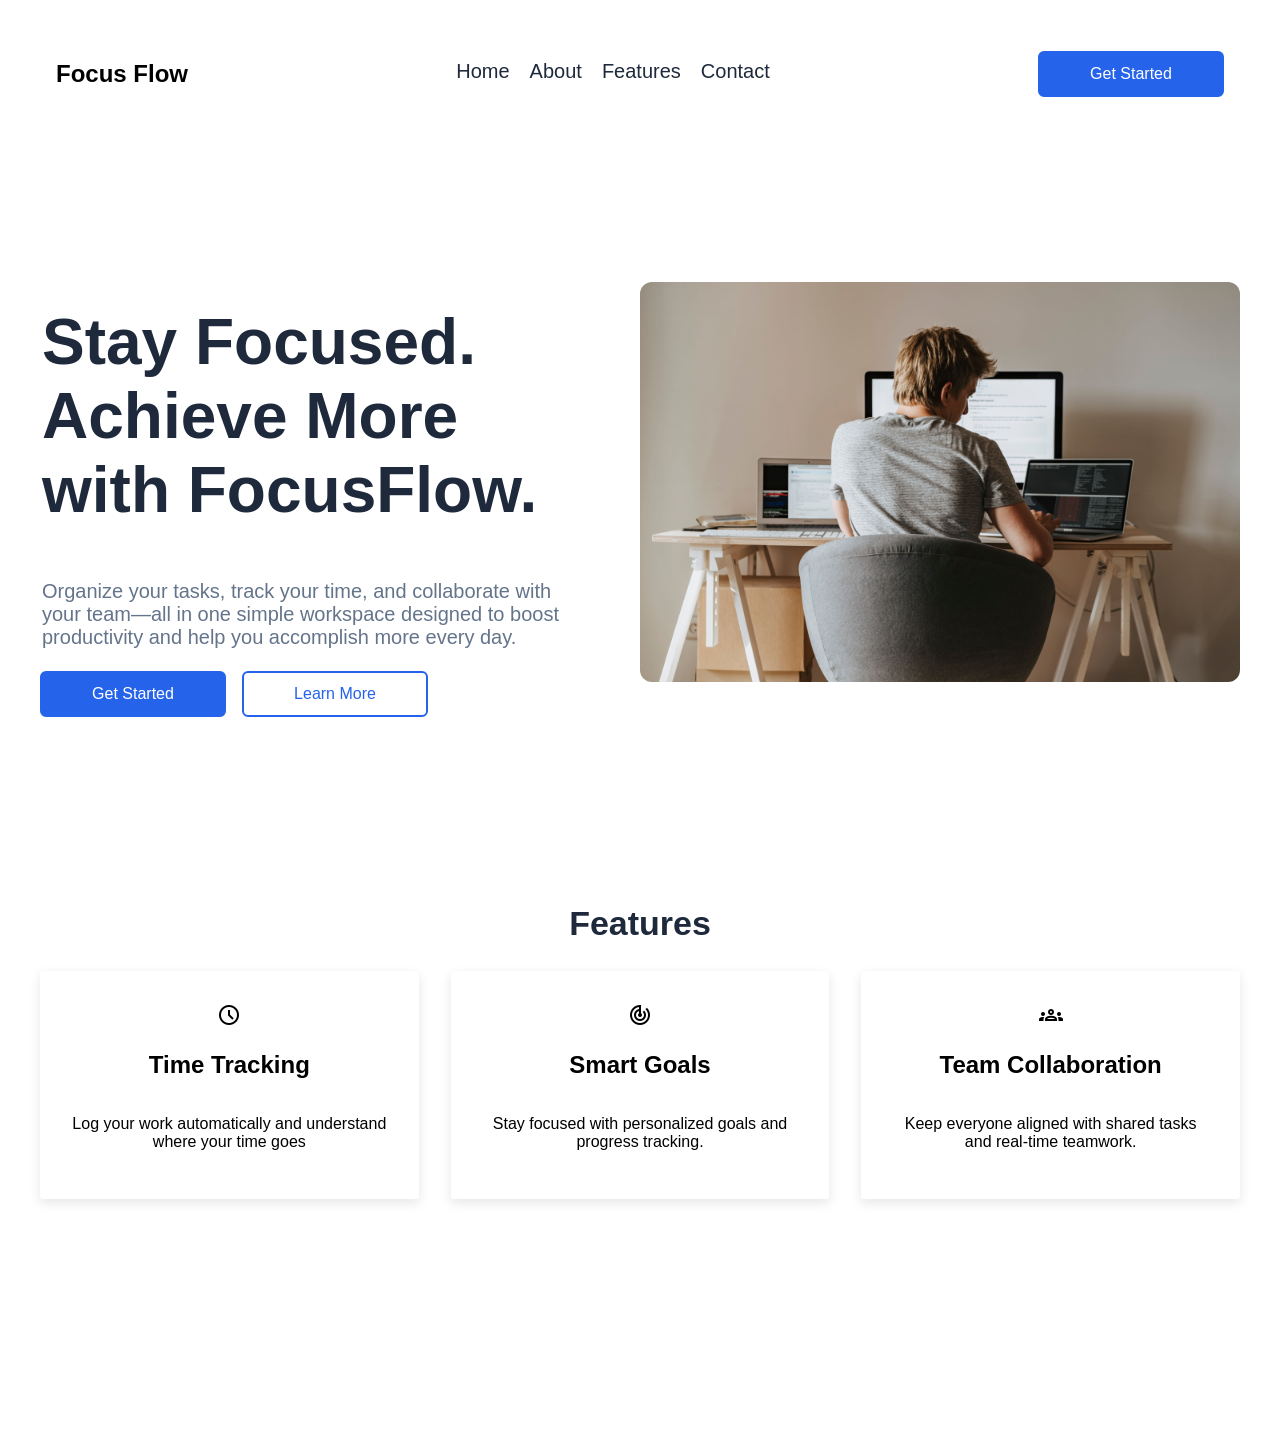
<file: CSS/index.html>
<!DOCTYPE html>
<html lang="en">
<head>
    <meta charset="UTF-8">
    <meta name="viewport" content="width=device-width, initial-scale=1.0">
    <title>Focus Flow </title>
    <link href="./styles.css" rel="stylesheet" />
    <link href="https://fonts.googleapis.com/css2?family=Material+Symbols+Outlined" rel="stylesheet">

</head>
<body>

    <!-- Nav Section -->
    <nav>
        <!-- Logo -->
        <div>
            <h1>Focus Flow</h1>
        </div>

        <!-- Navigation -->
        <ul>
            <li>
                <a href="#"> Home </a>
            </li>
            <li>
                <a href="#"> About </a>
            </li>
            <li>
                <a href="#features-section"> Features </a>
            </li>

            <li>
                <a href="#"> Contact </a>
            </li>
        </ul>

        <!-- CTA -->
        <div class="nav-btn">
            <div class="">
                <a href="#" class="btn primary-btn"> Get Started</a>
            </div>
                <!-- <div class="nav-btn">
                    <a href="#"> Get Started</a>
                </div> -->
        </div>
    </nav>
    
    <!-- Hero Section -->
    <section id="hero-section" class="hero">
        <div class="hero-stn">
            <!-- Text side -->
             <div>
                <div class="hero-heading">
                    <h1>Stay Focused. Achieve More with FocusFlow.</h1>
                    <p>Organize your tasks, track your time, and collaborate with your team—all in one simple workspace designed to boost productivity and help you accomplish more every day.</p>
                </div>

                <!-- CTA buttons -->
                <div class="hero-btn">
                    <div class="">
                        <a href="#" class="btn primary-btn"> Get Started </a>
                    </div>
                    <div class="">
                        <a href="#" class="btn secondary-btn"> Learn More</a>
                    </div>
                </div>
             </div>

            <!-- Illustration Side -->
             <div class="hero-img">
                <img src="./images/productivity.jpg" alt="" />
             </div>
        </div>
    </section>

     <!-- Features Section -->
    <section id="features-section" class="features">
        <div>
             <h1>
                Features
             </h1>
        </div>

        <!-- Cards section -->
        <div class="feature-cards">
            <!-- Time Tracking Card -->
            <div class="feature-card">
                <!-- Icon -->
                 <div class="card-icon">
                    <span class="material-symbols-outlined">schedule</span>
                 </div>

                <!-- Title -->
                 <h2> Time Tracking </h2>

                <!-- Description -->
                 <p> Log your work automatically and understand where your time goes</p>
            </div>

            <!-- smart goals -->
            <div class="feature-card">
                <!-- Icon -->
                 <div class="card-icon">
                    <span class="material-symbols-outlined">track_changes</span>
                 </div>

                <!-- Title -->
                 <h2> Smart Goals </h2>

                <!-- Description -->
                 <p>Stay focused with personalized goals and progress tracking.</p>
            </div>

            <!-- Team Collaboration -->
            <div class="feature-card">
                <!-- Icon -->
                 <div class="card-icon">
                    <span class="material-symbols-outlined">groups</span>
                </div>

                <!-- Title -->
                 <h2> Team Collaboration </h2>

                <!-- Description -->
                 <p>Keep everyone aligned with shared tasks and real-time teamwork.</p>
            </div>
        </div>

    </section>

    <section>

        

    </section>
</body>
</html>
</file>
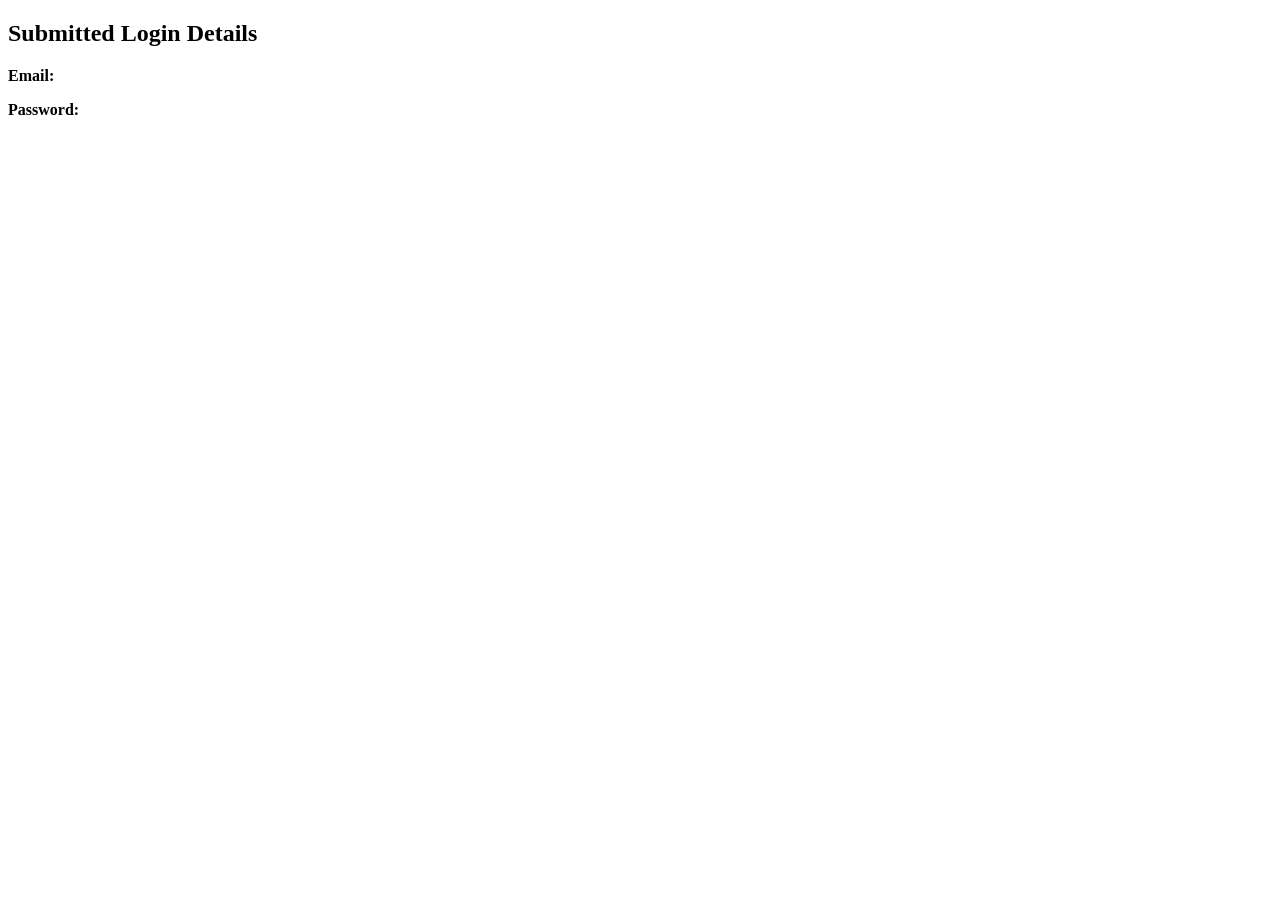
<file: display.html>
<!DOCTYPE html>
<html>
<head>
    <title>Login Data</title>
</head>
<body>

<h2>Submitted Login Details</h2>

<p>
    <strong>Email:</strong> 
    <span id="email"></span>
</p>
<p>
    <strong>Password:</strong> 
    <span id="password"></span>
</p>

<script>
    const params = new URLSearchParams(window.location.search);

    document.getElementById("email").textContent =
        params.get("email");

    document.getElementById("password").textContent =
        params.get("password");
</script>

</body>
</html>
</file>
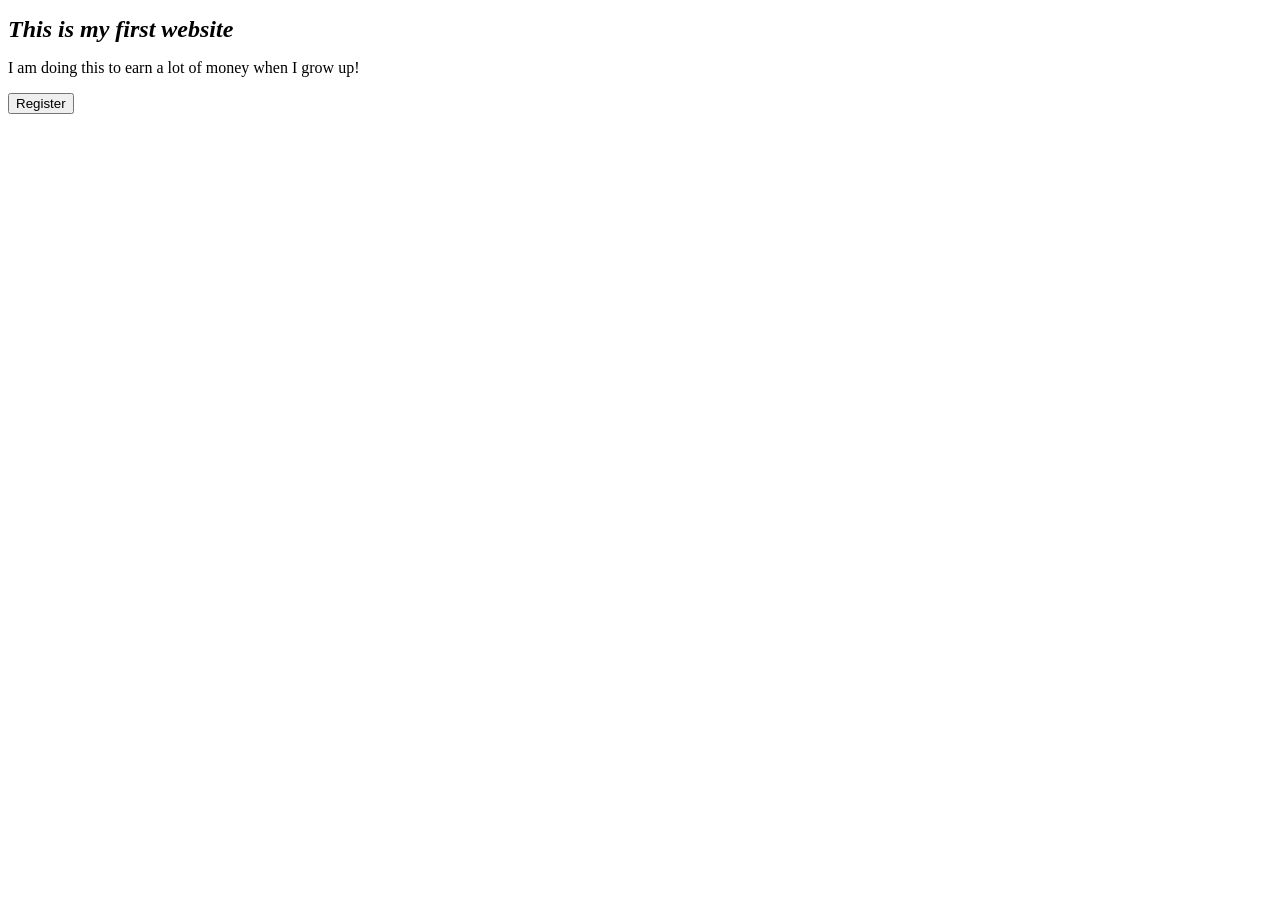
<file: status.html>
<!DOCTYPE html>
<html lang="en">
    <head>
        <title> DOCUMENT</title>
    </head>

    <body> 
        <h1 style="font-size:x-large; font-style:italic" > This is my first website</h1>
        <p> I am doing this to earn a lot of money when I grow up!</p>

        <button> Register </button>
    </body>
</html>
</file>
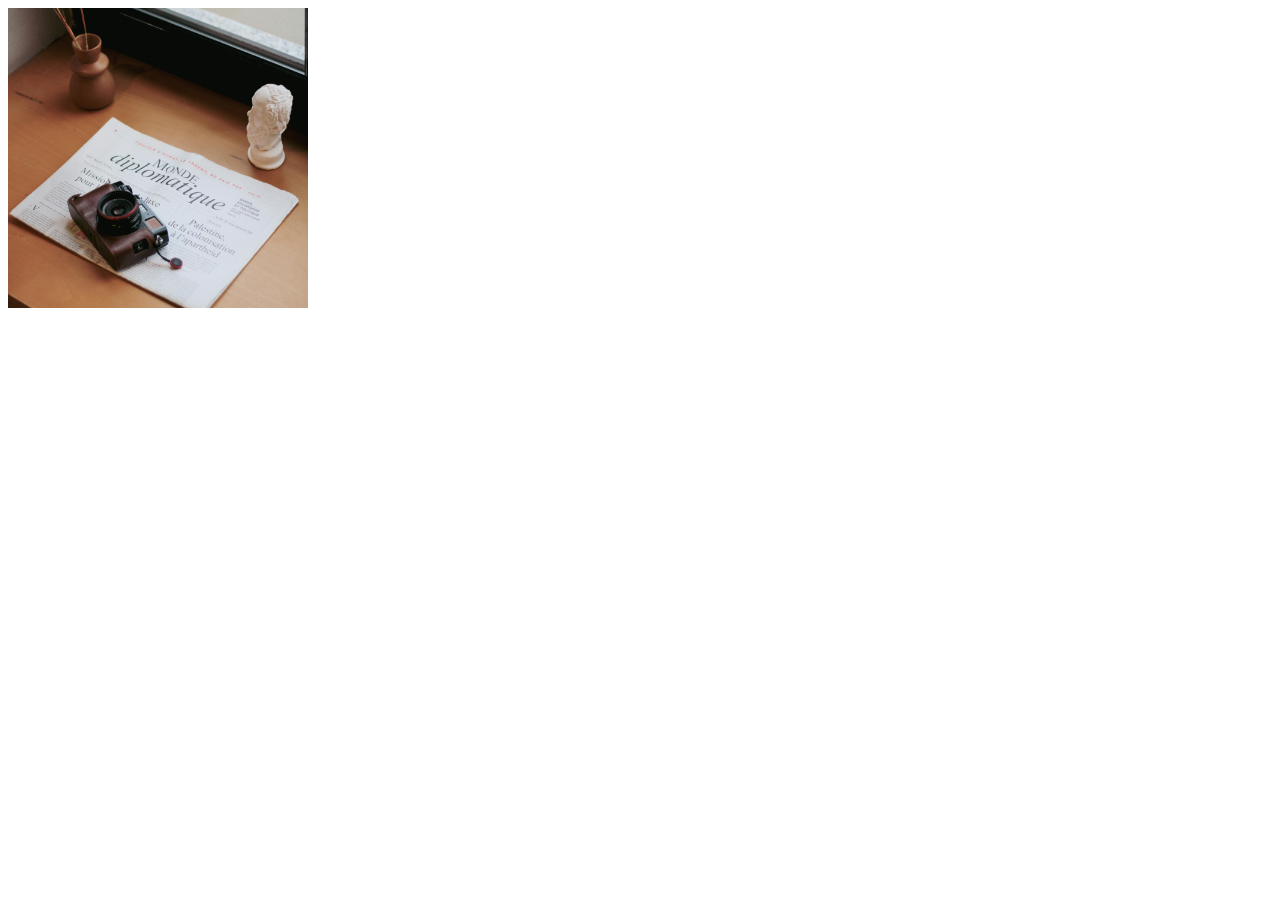
<file: task-2.html>
<!DOCTYPE html>
<html lang="en">
<head>
    <meta charset="UTF-8">
    <meta name="viewport" content="width=device-width, initial-scale=1.0">
    <title>Advanced Text Semantics</title>
</head>
    <!-- <blockquote cite="https://google.com">
         <p> This is from Google</p>

        <cite>
            <p> Author: Rayson </p>
            <p> Paper: Google Docs</p>
        </cite>
    </blockquote>

    <a href="https://google.com" target="_self" rel="noreferrer" >
        Google
    </a>

    <nav>
        <ul>
            <li>
                <a href ="index.html"> 
                    Home 
                </a>
            </li>
            <li>
                <a href="status.html" >
                    About
                </a>
            </li>
        </ul>
    </nav> -->

    <!-- You can either use a link(https:) or a path (/home/desktop/file)  -->
    <img src="/image1.jpg" alt="This is image 1" height="300" width="300" style="object-fit:cover; background-color: aqua;" />

</body>
</html>
</file>
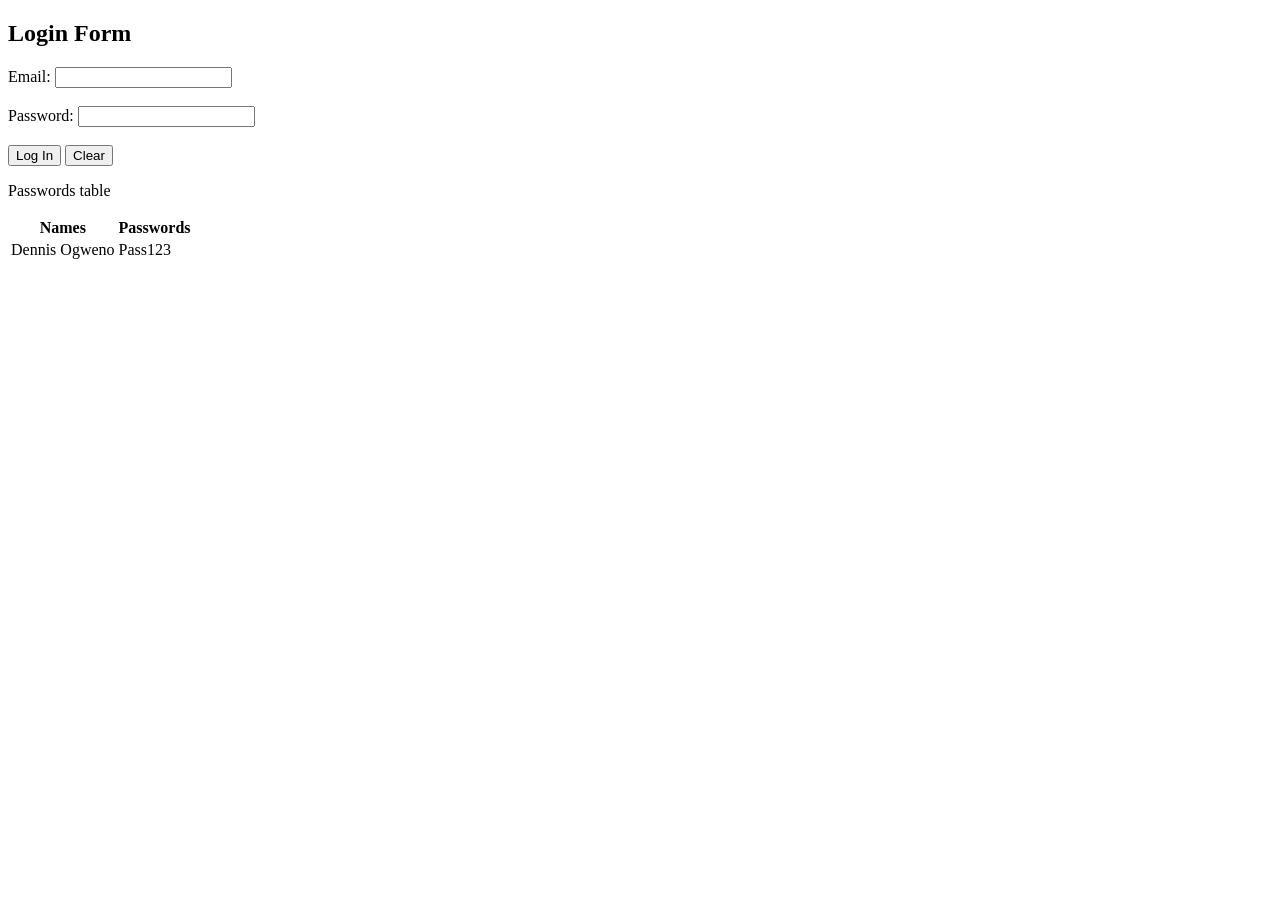
<file: task-review.html>
<!DOCTYPE html>
<html lang="en">
<head>
    <meta charset="UTF-8">
    <meta name="viewport" content="width=device-width, initial-scale=1.0">
    <title>Login Form</title>
</head>
<body>

    <h2>Login Form</h2>

    <form method="post" action="display.html">

        <div>
            <label for="email">Email:</label>
            <input
                type="email"
                id="email"
                name="email" 
                required
            />
        </div>

        <br>

        <div>
            <label for="password">Password:</label>
            <input
                type="password"
                id="password"
                name="password"
                required
            />
        </div>

        <br>

        <div>
            <button type="submit">Log In</button>
            <button type="reset">Clear</button>
        </div>

    </form>

    <table>
        <thead>
            <th> Names</th>
            <th> Passwords</th>
        </thead>
        <tbody>
            <td>
                Dennis Ogweno
            </td>
            <td> Pass123</td>
        </tbody>
        <tfoot>
            <p>
                Passwords table
            </p>
        </tfoot>
    </table>

</body>
</html>
</file>
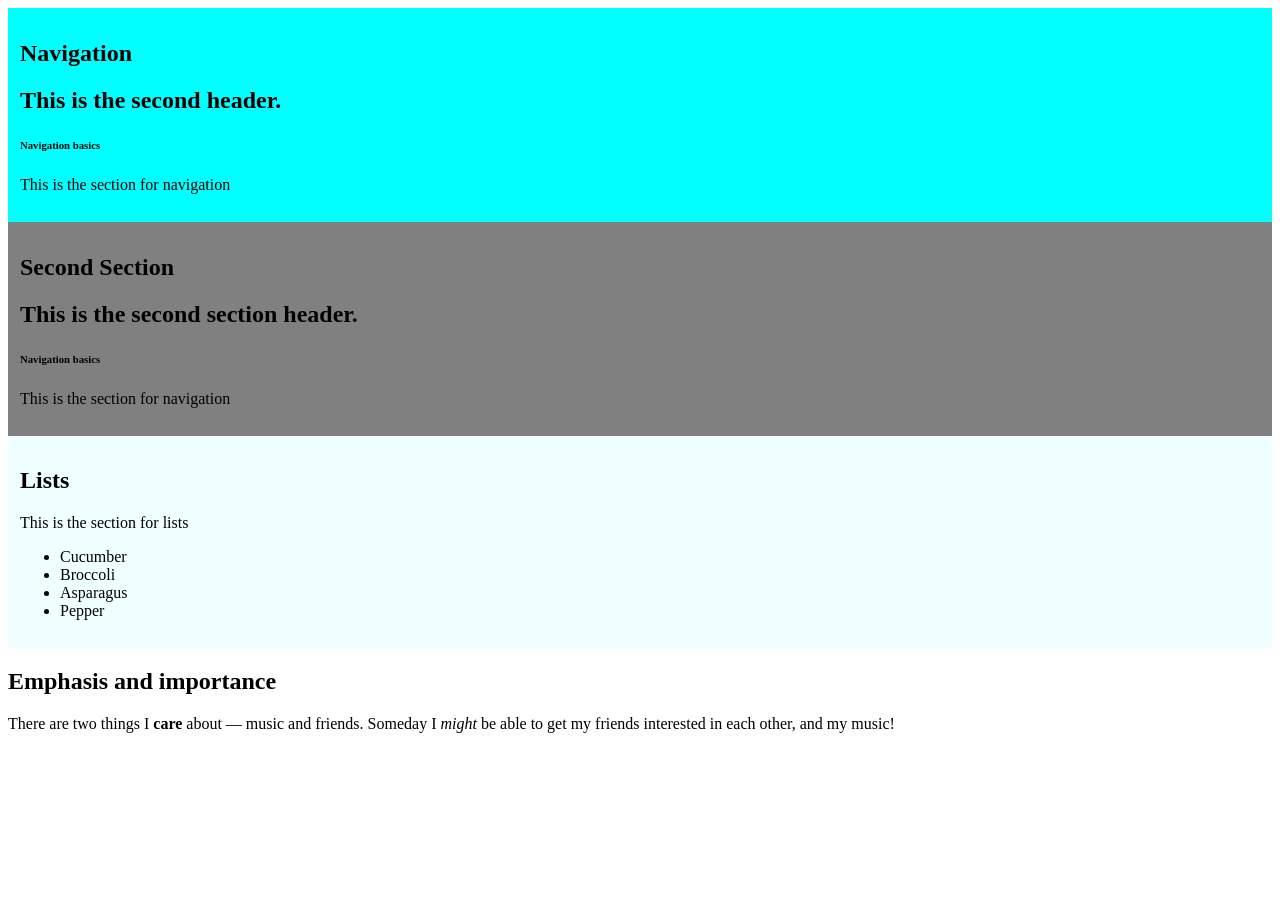
<file: task1.html>
<!DOCTYPE html>
<html>
    <head>
        <meta charset="UTF-8" >
        <title>
            TASK 1
        </title>
    </head>

    <body>
        <!-- Everything inside the webpage -->
         <section style="background-color:aqua; padding:12px">
            <h1>
                Navigation
            </h1>
            <h2>
                This is the second header.
            </h2>
            <h6>
                Navigation basics
            </h6>
            <p>
                This is the section for navigation
            </p>
         </section>
         <section style="background-color:gray; padding:12px">
            <h1>
                Second Section
            </h1>
            <h2>
                This is the second section header.
            </h2>
            <h6>
                Navigation basics
            </h6>
            <p>
                This is the section for navigation
            </p>
         </section>
         <section style="background-color:azure; padding:12px">
            <h1>
                Lists
            </h1>
            <p>
                This is the section for lists
            </p>

            <ul>
                <li>
                    Cucumber
                </li>
                <li>
                    Broccoli
                </li>
                <li>
                    Asparagus
                </li>
                <li>
                    Pepper
                </li>
            </ul>
            

         </section>

         <section>
            <h1>Emphasis and importance</h1>

            <p>
            There are two things I <strong> care </strong>  about — music and friends. Someday I <em>might</em>  be able
            to get my friends interested in each other, and my music!
            </p>
         </section>
    </body>
</html>
</file>
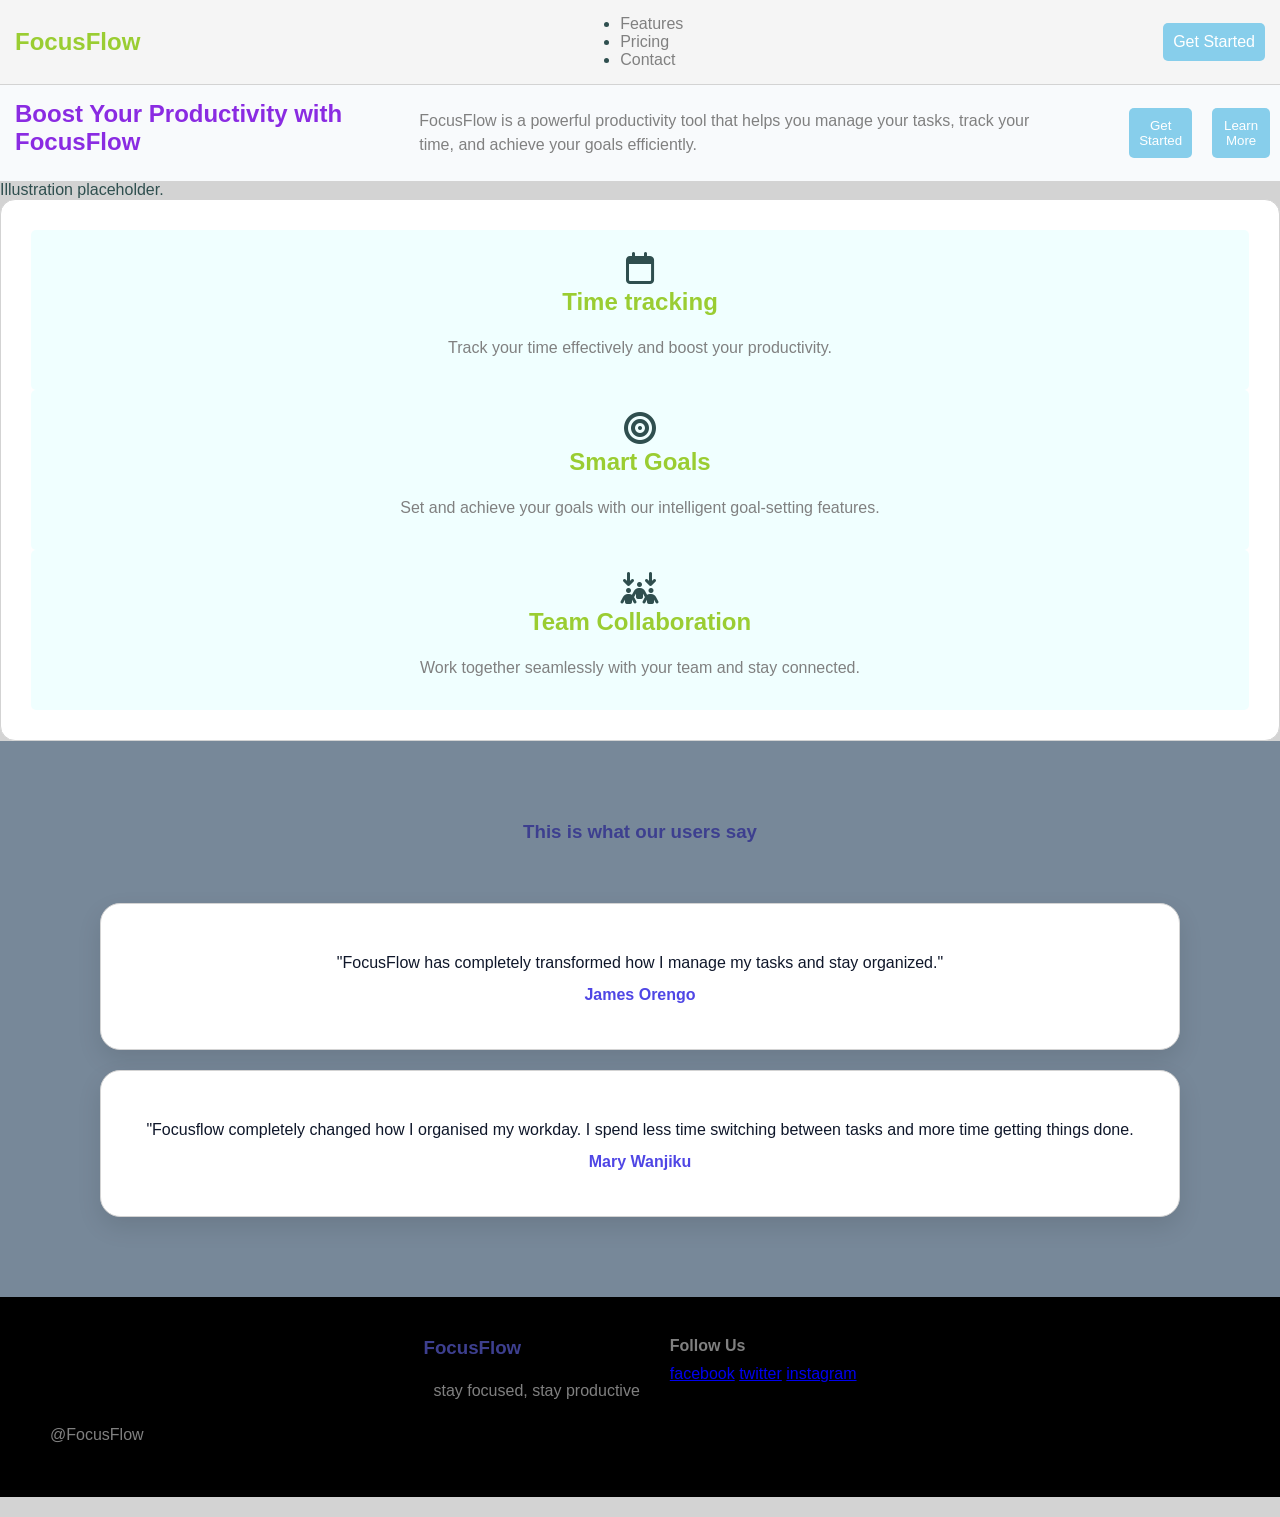
<file: CSS/task.html>
<!DOCTYPE html>
<html lang="en">
<head>
<meta charset="UTF-8">
<meta name="viewport" content="width=device-width, initial-scale=1.0">
<title>FocusFlow Navbar</title>
<link rel="stylesheet" href="task.css">
<link rel="stylesheet" href="https://cdnjs.cloudflare.com/ajax/libs/font-awesome/6.5.1/css/all.min.css" integrity="sha512-DTOQO9RWCH3ppGqcWaEA1BIZOC6xxalwEsw9c2QQeAIftl+Vegovlnee1c9QX4TctnWMn13TZye+giMm8e2LwA==" crossorigin="anonymous" referrerpolicy="no-referrer" />

<body>
<!-- Navbar -->
<nav>
    <div class="logo">FocusFlow</div>

    <ul class="nav-links">
        <li><a href="#">Features</a></li>
        <li><a href="#">Pricing</a></li>
        <li><a href="#">Contact</a></li>
    </ul>

    <a href="#" class="btn">Get Started</a>
    </nav>
<!-- Hero Section -->
<section class="hero-content">
        <h1>Boost Your Productivity with FocusFlow</h1>
        <p>FocusFlow is a powerful productivity tool that helps you manage your tasks, track your time, and achieve your goals efficiently.</p>
        <section class="buttons">
            <button class="btn">Get Started</button>
            <button class="btn">Learn More</button>
        </section>
    </section>
 </section>
 <section class="illustration">
   Illustration placeholder. 
        
 </section>

<!-- Features Section -->
 <section class="features-section" id="features">
    <div class="features-cards">
        <div class="card-1 features-card">

            <div  class="icon"><i class="fa-regular fa-calendar fa-2xl"></i></div>
     <h2>Time tracking</h2>
    <p>Track your time effectively and boost your productivity.</p>
        </div>

        
    <div class="card-2 features-card">
        <div class="icon"><i class="fa-solid fa-bullseye fa-2xl"></i></div>
        <h2>Smart Goals</h2>
    <p>Set and achieve your goals with our intelligent goal-setting features.</p>
    </div>
    

<div class="card-3 features-card">
    <div class="icon"><i class="fa-solid fa-arrows-down-to-people fa-2xl"></i></div>
    <h2>Team Collaboration</h2>
    <p>Work together seamlessly with your team and stay connected.</p>
    </div>
</div>
 </section>
<!-- Testimonials Section -->
 <section class="testimonials">
    <h3>This is what our users say</h3>

    <div class="testimonial-comments">
    <div class="testimonial-card">
    <p>"FocusFlow has completely transformed how I manage my tasks and stay organized."</p>
    <h4>James Orengo</h4>
    
    </div>

    <div class="testimonial-card">
        <p>"Focusflow completely changed how I organised my workday. I spend less time switching between tasks and more time getting things done.</p>
        <h4>Mary Wanjiku</h4>
    </div>

    </div>

 </section>
 <!-- Footer Section -->
 <section>
    <footer>
        <div class="footer-info">
            <div class="footer-logo">
                <h3>FocusFlow</h3>
                <p>stay focused, stay productive</p>
            
            </div>
            <div class="footer-socials">
                <h4>Follow Us</h4>
                <a href="#">facebook</a>
                <a href="#">twitter</a>
                <a href="#">instagram</a>


            </div>

        </div>
        <p>@FocusFlow</p>
    </footer>
 </section>

 
</p>
</body>
</html>
</file>
<file: CSS/styles.css>
*{
    box-sizing:"border-box";
    padding: 0
}


body{
    font-family: 'Lucida Sans', 'Lucida Sans Regular', 'Lucida Grande', 'Lucida Sans Unicode', Geneva, Verdana, sans-serif;
    font-size: 16px;
    padding:12px;
    margin:12px;
}

h1{
    font-size:x-large;
}

ul{
    list-style:none; 
    margin-left: 20px;
}

li {
    margin-bottom: 5px;
    padding:2px;
}

a{
    text-decoration: none;
    color: #1E293B;
}

nav a:hover{
    color: #2563EB;
}

.btn{
    display: inline-block;
    width: 150px;
    padding: 0.75rem 1rem;

    border: 2px solid #2563EB;
    border-radius: 6px;

    text-align: center;
    font-size: 1rem;
}

.primary-btn{
    background: #2563EB;
    color: white;
}

.secondary-btn{
    color: #2563EB;
}

.btn:hover{
    background: #2563EB;
    color: white;
}

/* Nav */
nav{
    position:sticky;
    top:0;
    z-index:1000;

    font-size:20px;
    display:flex;
    justify-content:space-between;
    align-items:center;
    padding: 1rem 2rem;

    background:#fff
}

nav ul{
    display:flex;
    align-items:center;
    gap:1rem;
    padding:0;
    margin:0;
}

/* Hero */
.hero{
    min-height:80vh;
    display:flex;
    justify-content:center;
    align-items:center;
    padding: top 0;
}

.hero-stn{
    display:flex;
    align-items:center;
    justify-content:space-between;
    gap:4rem;
    max-width:1200px;
}



.hero-heading{
    flex:1;
    padding:2px;
    margin:auto;
}

.hero-heading h1{
    font-size:64px;
    color:#1E293B;
}
.hero-heading p{
    font-size:20px;
   color:#64748B
}

.hero-btn{
    display:flex;
    gap:1rem;

}

.hero-img{
    flex:1;
}

.hero-img img{
    width:600px;
    object-fit:contain;
    border-radius:12px;
}


/* Features Section */
.features{
    min-height:60vh;
    text-align:center;
    padding:12px;
    margin-top:20px;
}

.features h1{
    font-size:34px;
    color:#1E293B
}

.feature-cards{
    margin:auto;
    max-width:1200px;
    display:grid;
    grid-template-columns:repeat(3, 1fr);
    grid-gap:2rem;
}

.feature-card{
    padding: 2rem;
    box-shadow: 0 4px 12px rgba(0,0,0,.1);    text-align:center;
    border-radius:3px;
    display:grid;
}




/* Responsive Design */

@media(max-width: 768px){
    .hero-btn{
        display:flex;
        align-items:center;
        flex-direction:column;
        width:100%;
    }
    .hero-stn{
        flex-direction:column;
        text-align:center;
    }
    
    .feature-cards{
        grid-template-columns:1fr;
    }

}
</file>
<file: CSS/task.css>
* {
        margin: 0;
        padding: 0;
        box-sizing: border-box;
        font-family: Arial, sans-serif;
    }

    body {
        background:lightgray;

    color:darkslategrey;

    font-family:Arial, sans-serif;

    }

    
    nav {
        display: flex;
        justify-content: space-between;
        align-items: center;
        padding: 15px ;
        background-color:whitesmoke;
        border-bottom: 1px solid lightgrey;
    }

    
    .logo {
        font-size: 24px;
        font-weight: bold;
        color: yellowgreen;
    }


    

    .nav-links a {
        color:gray;

        text-decoration:none;

        transition:.3s;
    }

    .nav-links a:hover {
        color:darkviolet;
    }

    
    .btn {
        background:indigo;

    color:white;

    border:none;

    padding:12px 24px;

    border-radius:8px;

    transition:.3s;


    }

    .btn:hover {
        background: lightslategray;
        

    }

    .features-cards {
        background:white;

    border:1px solid lightgray;

    border-radius:15px;

    padding:30px;
    }
    
    .features-card {
        background-color: azure;
        padding:20px;
        border-radius: 5px;
        text-align: center;
    }

    .icon {
        padding:10px;
                 
            
    }

    

    h2 {
        color: yellowgreen;
        margin-bottom: 10px;
    }

    h1 {
        color: blueviolet;
        margin-bottom: 10px;
        padding:5px
    }

    p {
        color: gray;
        line-height: 1.5;
        padding: 10px;

    
    }

   
    
    .btn {
        text-decoration: none;
        background: skyblue;
        color: white;
        padding: 10px;
        border-radius: 5px;

        }
    
    .testimonials {
        background-color: lightslategrey;
        padding: 80px;
        text-align : center;
    }

    .testimonial-card {
       background-color:white;

    border:1px solid lightgray;

    border-radius:20px;

    padding:35px;

    box-shadow:0 10px 25px rgba(0,0,0,.10);

    transition:box shadow .3ease;
               
    }

    .testimonial-comments{
        display: grid;
        justify-content: space-around;
        gap: 20px;
        margin-top: 60px;

    }

    .testimonial-card p {
        color:#0F172A;
        line-height:1.7;

    }

    .testimonial-card h4 { 
        color:#4F46E5;
    }
    
    h3 {
        color: rgb(61, 63, 143);
        margin-bottom: 10px;
    }

    h4 {
        color: gray;
        margin-bottom: 10px;
    }

    footer {
        background-color:black;
        color:white;
        padding: 40px;
    }

    .footer-info {
        display: flex;
        justify-content: center;
        gap: 20px;
    }
    
    .footer-socials{
        color: blueviolet;
        gap: inherit;
        align-items: center;
        justify-content:center ;

    }

    .footer-socials a:hover {
        color:darkviolet;


    }

    .img {
         width: 100%;
    max-width: 550px;
    border-radius: 20px;
    box-shadow: 0 20px 40px rgba(0,0,0,0.12);
        
    }
    .hero-content {
        display:flex;
        justify-content:space-between;
        align-items:center;
        gap:60px;
        padding: 10px;
        background: #F8FAFC;

    }

    .primary{

    background:#4F46E5;

    color:white;

    padding:15px 30px;

    border-radius:10px;

    border:none;

  }

  .secondary{

    background:white;

    color:#4F46E5;

    border:2px solid #4F46E5;

    padding:15px 30px;

    border-radius:10px;

}

       
   

    .side-one {
        padding: 10px;
        margin: 10px;
        flex: 1;
        gap: 1rem;
    }

    .body {
         flex: 1;
    max-width: 550px;
    }

    .buttons {
       display: flex;
    gap: 20px;

    
    }

    .side-two {
        padding: 10px;
        margin: 10px;
    flex: 1;
    display: flex;
    justify-content: center;
}
</file>
